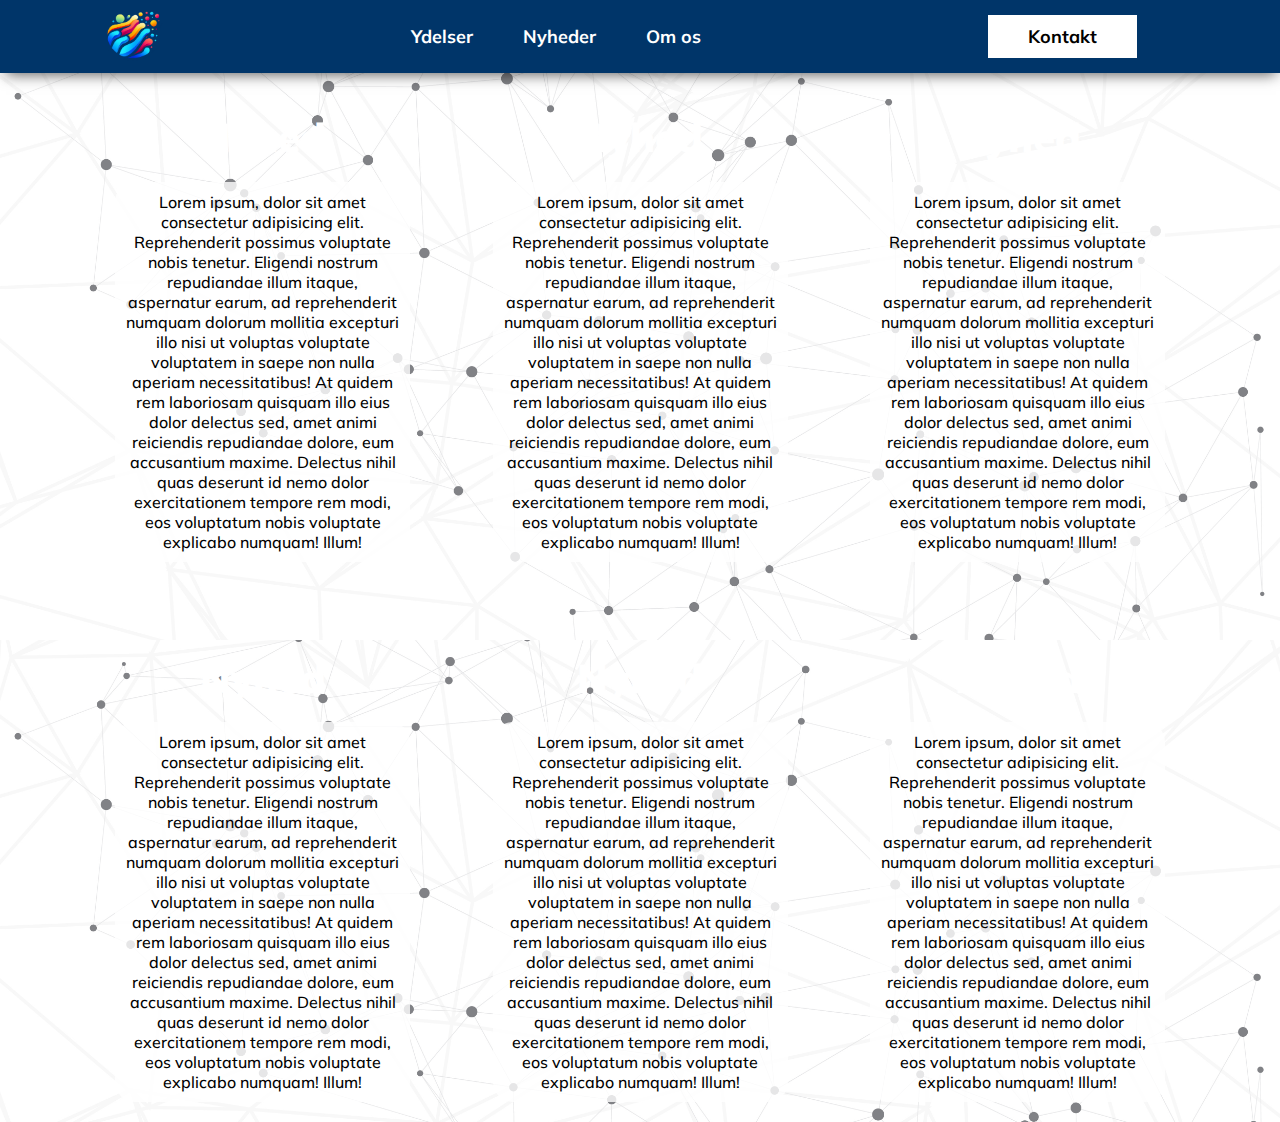
<file: nyheder.html>
<!DOCTYPE html>
<html lang="da">
    <head>
        <meta charset="UTF-8" />
        <meta name="viewport" content="width=device-width, initial-scale=1.0" />

        <link rel="preconnect" href="https://fonts.googleapis.com" />
        <link rel="preconnect" href="https://fonts.gstatic.com" crossorigin />
        <link
            href="https://fonts.googleapis.com/css2?family=Mulish:ital,wght@0,200..1000;1,200..1000&display=swap"
            rel="stylesheet"
        />

        <link
            rel="stylesheet"
            href="https://cdnjs.cloudflare.com/ajax/libs/font-awesome/6.5.1/css/all.min.css"
            integrity="sha512-DTOQO9RWCH3ppGqcWaEA1BIZOC6xxalwEsw9c2QQeAIftl+Vegovlnee1c9QX4TctnWMn13TZye+giMm8e2LwA=="
            crossorigin="anonymous"
            referrerpolicy="no-referrer"
        />

        <link rel="icon" href="assets/img/icon.png" />
        <link rel="stylesheet" href="/assets/css/nyheder.css" />

        <title>DigitalDreams | Nyheder</title>
    </head>
    <body>
    <section id="nyheder">
        <nav>
            <ul class="nav-bar">
                <ul class="nav-logo">
                    <li>
                        <a href="/"
                            ><img
                                style="width: 60px"
                                src="assets/img/LOGO_Transparent.png"
                                alt=""
                        /></a>
                    </li>
                </ul>
                <ul class="nav-links">
                    <li><a href="/ydelser.html">Ydelser</a></li>
                    <li><a href="/nyheder.html">Nyheder</a></li>
                    <li><a href="/om-os.html">Om os</a></li>
                </ul>
                <ul class="nav-contact">
                    <li><a href="/kontakt.html">Kontakt</a></li>
                </ul>
            </ul>
        </nav>

        <section class="nyheder-container">
            <section class="nyheder">
                <article>
                    <h2>Nyhed</h2>
                    <p>Lorem ipsum, 
                        dolor sit amet consectetur adipisicing elit. 
                        Reprehenderit possimus voluptate nobis tenetur. 
                        Eligendi nostrum repudiandae illum itaque, 
                        aspernatur earum, ad reprehenderit numquam dolorum 
                        mollitia excepturi illo nisi ut voluptas voluptate 
                        voluptatem in saepe non nulla aperiam necessitatibus! 
                        At quidem rem laboriosam quisquam illo eius dolor 
                        delectus sed, amet animi reiciendis repudiandae dolore, 
                        eum accusantium maxime. Delectus nihil quas deserunt 
                        id nemo dolor exercitationem tempore rem modi,
                        eos voluptatum nobis voluptate explicabo numquam!  
                        Illum!</p></article>
                <article>
                    <h2>Nyhed</h2>
                    <p>Lorem ipsum, 
                        dolor sit amet consectetur adipisicing elit. 
                        Reprehenderit possimus voluptate nobis tenetur. 
                        Eligendi nostrum repudiandae illum itaque, 
                        aspernatur earum, ad reprehenderit numquam dolorum 
                        mollitia excepturi illo nisi ut voluptas voluptate 
                        voluptatem in saepe non nulla aperiam necessitatibus! 
                        At quidem rem laboriosam quisquam illo eius dolor 
                        delectus sed, amet animi reiciendis repudiandae dolore, 
                        eum accusantium maxime. Delectus nihil quas deserunt 
                        id nemo dolor exercitationem tempore rem modi,
                        eos voluptatum nobis voluptate explicabo numquam!  
                        Illum!</p></article>
                <article>
                    <h2>Nyhed</h2>
                    <p>Lorem ipsum, 
                        dolor sit amet consectetur adipisicing elit. 
                        Reprehenderit possimus voluptate nobis tenetur. 
                        Eligendi nostrum repudiandae illum itaque, 
                        aspernatur earum, ad reprehenderit numquam dolorum 
                        mollitia excepturi illo nisi ut voluptas voluptate 
                        voluptatem in saepe non nulla aperiam necessitatibus! 
                        At quidem rem laboriosam quisquam illo eius dolor 
                        delectus sed, amet animi reiciendis repudiandae dolore, 
                        eum accusantium maxime. Delectus nihil quas deserunt 
                        id nemo dolor exercitationem tempore rem modi,
                        eos voluptatum nobis voluptate explicabo numquam!  
                        Illum!</p></article>
                <article>
                    <h2>Nyhed</h2>
                    <p>Lorem ipsum, 
                        dolor sit amet consectetur adipisicing elit. 
                        Reprehenderit possimus voluptate nobis tenetur. 
                        Eligendi nostrum repudiandae illum itaque, 
                        aspernatur earum, ad reprehenderit numquam dolorum 
                        mollitia excepturi illo nisi ut voluptas voluptate 
                        voluptatem in saepe non nulla aperiam necessitatibus! 
                        At quidem rem laboriosam quisquam illo eius dolor 
                        delectus sed, amet animi reiciendis repudiandae dolore, 
                        eum accusantium maxime. Delectus nihil quas deserunt 
                        id nemo dolor exercitationem tempore rem modi,
                        eos voluptatum nobis voluptate explicabo numquam!  
                        Illum!</p></article>
                <article>
                    <h2>Nyhed</h2>
                    <p>Lorem ipsum, 
                        dolor sit amet consectetur adipisicing elit. 
                        Reprehenderit possimus voluptate nobis tenetur. 
                        Eligendi nostrum repudiandae illum itaque, 
                        aspernatur earum, ad reprehenderit numquam dolorum 
                        mollitia excepturi illo nisi ut voluptas voluptate 
                        voluptatem in saepe non nulla aperiam necessitatibus! 
                        At quidem rem laboriosam quisquam illo eius dolor 
                        delectus sed, amet animi reiciendis repudiandae dolore, 
                        eum accusantium maxime. Delectus nihil quas deserunt 
                        id nemo dolor exercitationem tempore rem modi,
                        eos voluptatum nobis voluptate explicabo numquam!  
                        Illum!</p></article>
                <article>
                    <h2>Nyhed</h2>
                    <p>Lorem ipsum, 
                        dolor sit amet consectetur adipisicing elit. 
                        Reprehenderit possimus voluptate nobis tenetur. 
                        Eligendi nostrum repudiandae illum itaque, 
                        aspernatur earum, ad reprehenderit numquam dolorum 
                        mollitia excepturi illo nisi ut voluptas voluptate 
                        voluptatem in saepe non nulla aperiam necessitatibus! 
                        At quidem rem laboriosam quisquam illo eius dolor 
                        delectus sed, amet animi reiciendis repudiandae dolore, 
                        eum accusantium maxime. Delectus nihil quas deserunt 
                        id nemo dolor exercitationem tempore rem modi,
                        eos voluptatum nobis voluptate explicabo numquam!  
                        Illum!</p></article>

            </section>
        </section>
        
    </section>
    
    
</body>
</html>
</file>
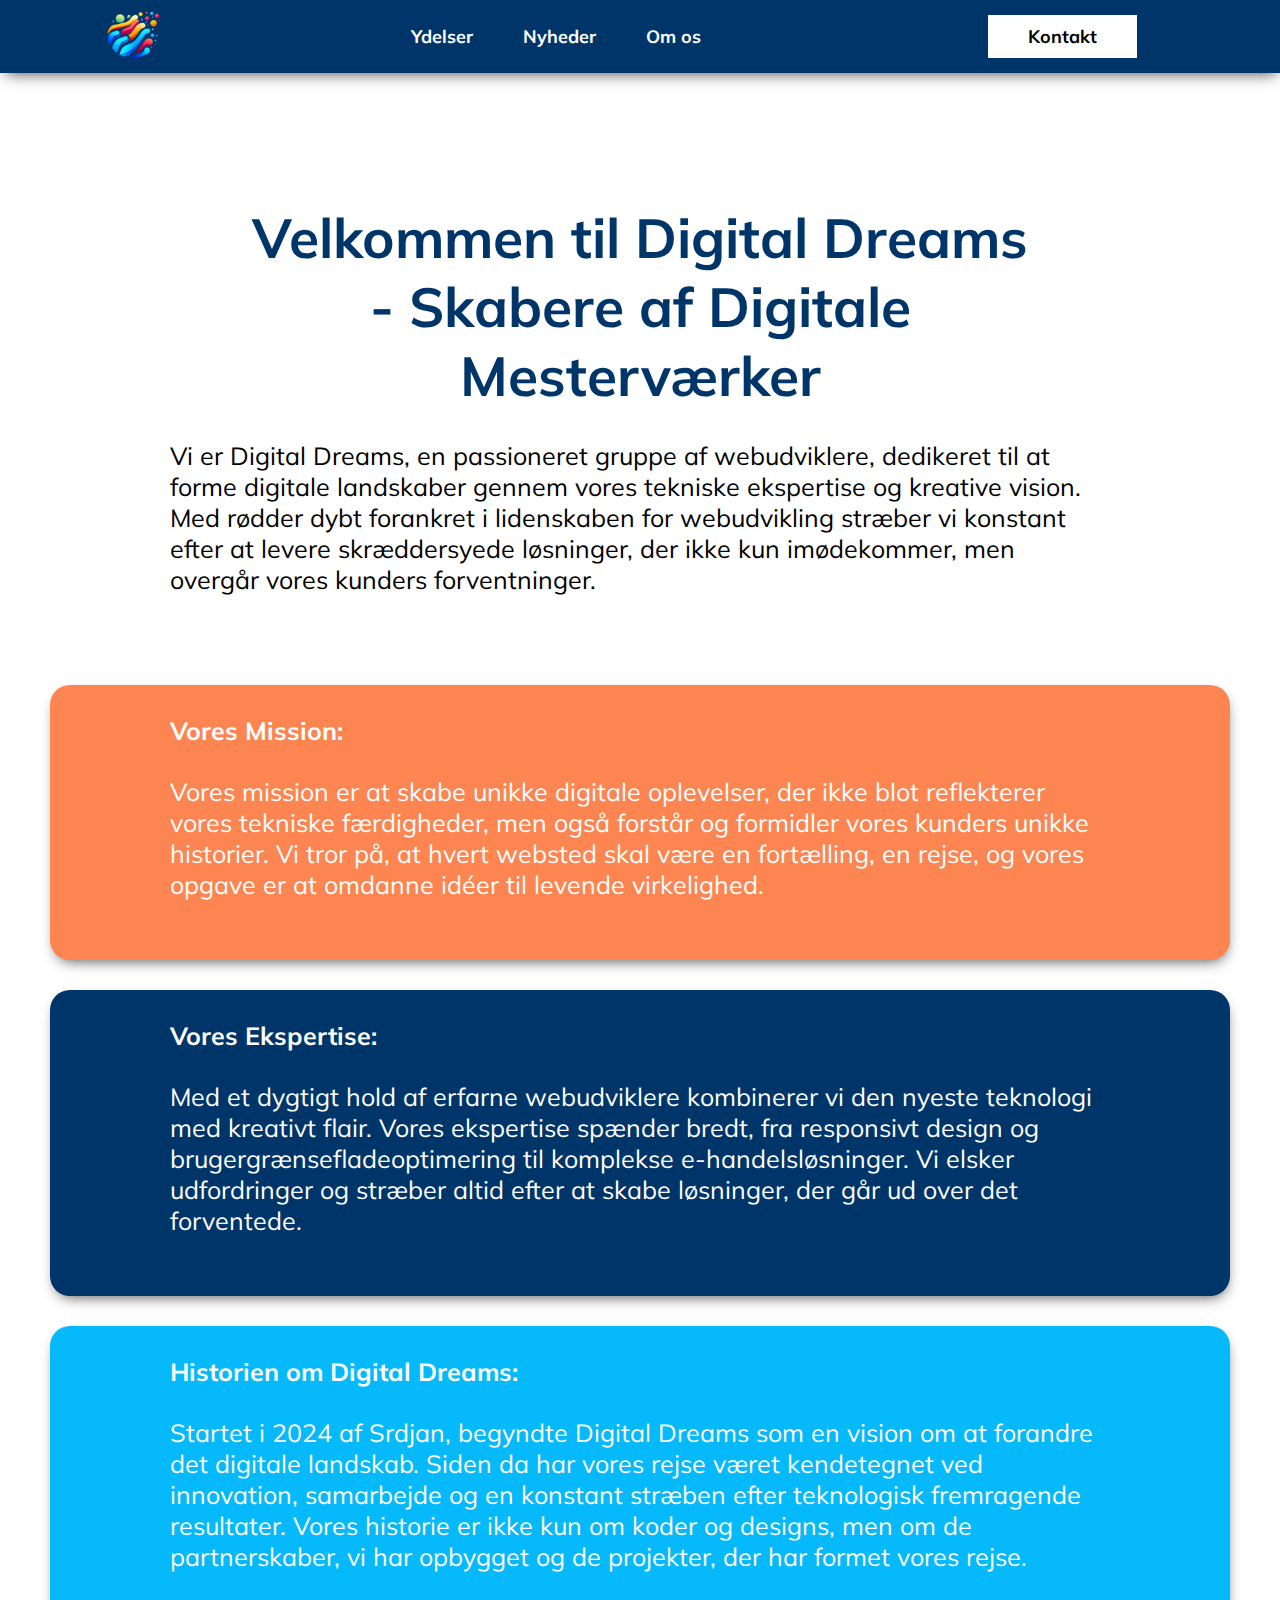
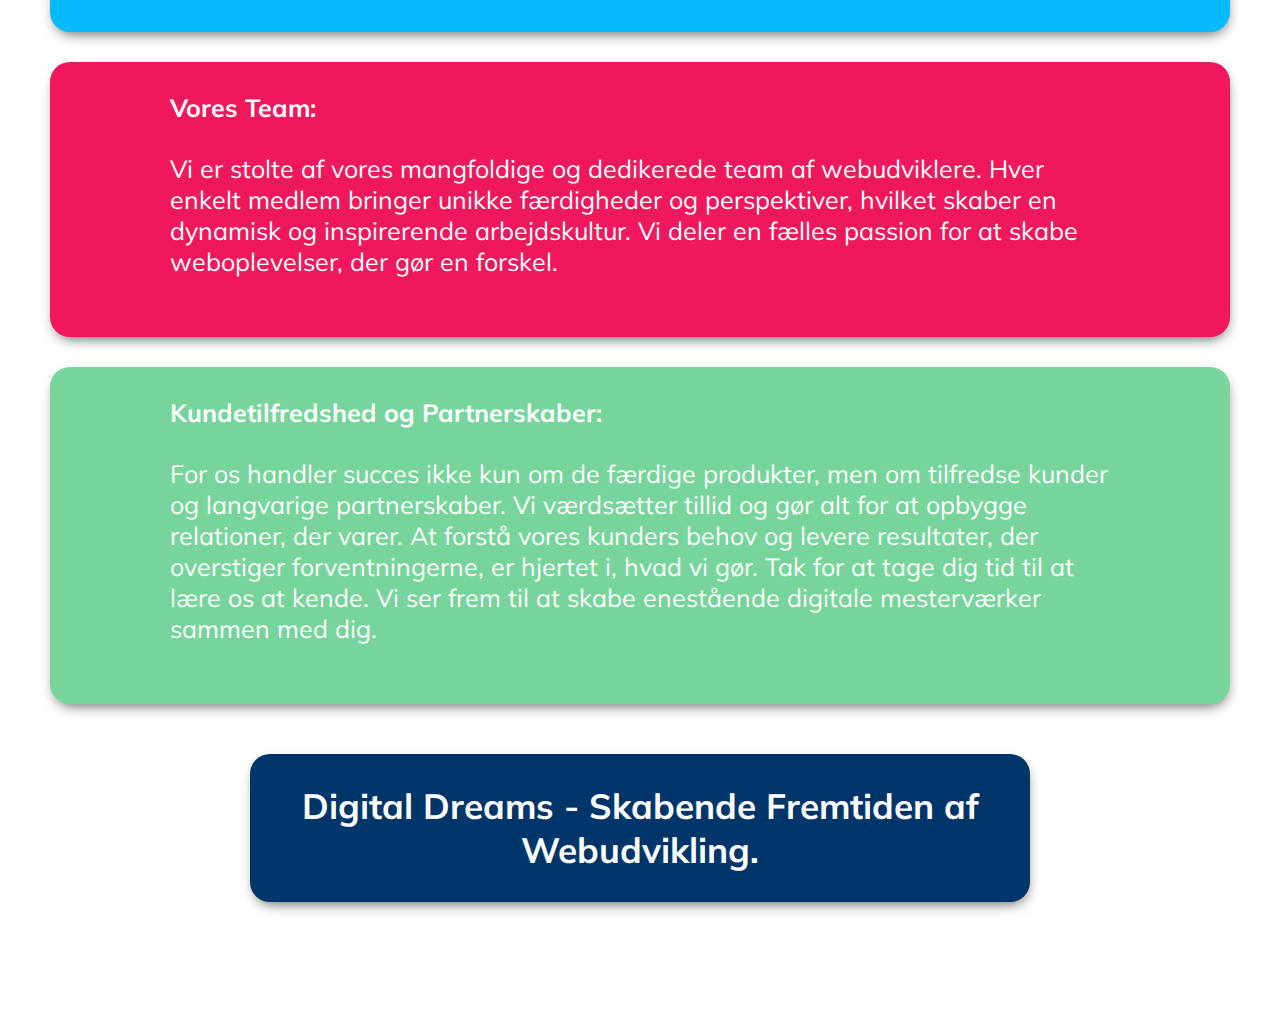
<file: om-os.html>
<!DOCTYPE html>
<html lang="da">
    <head>
        <meta charset="UTF-8" />
        <meta name="viewport" content="width=device-width, initial-scale=1.0" />

        <link rel="preconnect" href="https://fonts.googleapis.com" />
        <link rel="preconnect" href="https://fonts.gstatic.com" crossorigin />
        <link
            href="https://fonts.googleapis.com/css2?family=Mulish:ital,wght@0,200..1000;1,200..1000&display=swap"
            rel="stylesheet"
        />

        <link
            rel="stylesheet"
            href="https://cdnjs.cloudflare.com/ajax/libs/font-awesome/6.5.1/css/all.min.css"
            integrity="sha512-DTOQO9RWCH3ppGqcWaEA1BIZOC6xxalwEsw9c2QQeAIftl+Vegovlnee1c9QX4TctnWMn13TZye+giMm8e2LwA=="
            crossorigin="anonymous"
            referrerpolicy="no-referrer"
        />

        <link rel="icon" href="assets/img/icon.png" />
        <link rel="stylesheet" href="assets/css/nav.css" />
        <link rel="stylesheet" href="assets/css/om-os.css" />

        <title>DigitalDreams | Om os</title>
    </head>
    <body>
        <section class="front-page">
            <nav>
                <ul class="nav-bar">
                    <ul class="nav-logo">
                        <li>
                            <a href="/"
                                ><img
                                    style="width: 60px"
                                    src="assets/img/LOGO_Transparent.png"
                                    alt=""
                            /></a>
                        </li>
                    </ul>
                    <ul class="nav-links">
                        <li><a href="ydelser.html">Ydelser</a></li>
                        <li><a href="nyheder.html">Nyheder</a></li>
                        <li><a href="om-os.html">Om os</a></li>
                    </ul>
                    <ul class="nav-contact">
                        <li><a href="kontakt.html">Kontakt</a></li>
                    </ul>
                </ul>
            </nav>
        </section>
        <section class="om-os">
            <article>
                <article class="starter">
                    <h1>
                        Velkommen til Digital Dreams - Skabere af Digitale
                        Mesterværker
                    </h1>
                    <p>
                        Vi er Digital Dreams, en passioneret gruppe af
                        webudviklere, dedikeret til at forme digitale landskaber
                        gennem vores tekniske ekspertise og kreative vision. Med
                        rødder dybt forankret i lidenskaben for webudvikling
                        stræber vi konstant efter at levere skræddersyede
                        løsninger, der ikke kun imødekommer, men overgår vores
                        kunders forventninger.
                    </p>
                </article>
                <article class="vores-mission">
                    <h2>Vores Mission:</h2>
                    <p>
                        Vores mission er at skabe unikke digitale oplevelser,
                        der ikke blot reflekterer vores tekniske færdigheder,
                        men også forstår og formidler vores kunders unikke
                        historier. Vi tror på, at hvert websted skal være en
                        fortælling, en rejse, og vores opgave er at omdanne
                        idéer til levende virkelighed.
                    </p>
                </article>
                <article class="vores-ekspertise">
                    <h2>Vores Ekspertise:</h2>
                    <p>
                        Med et dygtigt hold af erfarne webudviklere kombinerer
                        vi den nyeste teknologi med kreativt flair. Vores
                        ekspertise spænder bredt, fra responsivt design og
                        brugergrænsefladeoptimering til komplekse
                        e-handelsløsninger. Vi elsker udfordringer og stræber
                        altid efter at skabe løsninger, der går ud over det
                        forventede.
                    </p>
                </article>
                <article class="historien">
                    <h2>Historien om Digital Dreams:</h2>
                    <p>
                        Startet i 2024 af Srdjan, begyndte Digital Dreams som en
                        vision om at forandre det digitale landskab. Siden da
                        har vores rejse været kendetegnet ved innovation,
                        samarbejde og en konstant stræben efter teknologisk
                        fremragende resultater. Vores historie er ikke kun om
                        koder og designs, men om de partnerskaber, vi har
                        opbygget og de projekter, der har formet vores rejse.
                    </p>
                </article>
                <article class="vores-team">
                    <h2>Vores Team:</h2>
                    <p>
                        Vi er stolte af vores mangfoldige og dedikerede team af
                        webudviklere. Hver enkelt medlem bringer unikke
                        færdigheder og perspektiver, hvilket skaber en dynamisk
                        og inspirerende arbejdskultur. Vi deler en fælles
                        passion for at skabe weboplevelser, der gør en forskel.
                    </p>
                </article>
                <article class="kundetilfredshed">
                    <h2>Kundetilfredshed og Partnerskaber:</h2>
                    <p>
                        For os handler succes ikke kun om de færdige produkter,
                        men om tilfredse kunder og langvarige partnerskaber. Vi
                        værdsætter tillid og gør alt for at opbygge relationer,
                        der varer. At forstå vores kunders behov og levere
                        resultater, der overstiger forventningerne, er hjertet
                        i, hvad vi gør. Tak for at tage dig tid til at lære os
                        at kende. Vi ser frem til at skabe enestående digitale
                        mesterværker sammen med dig.
                    </p>
                </article>

                <h3>Digital Dreams - Skabende Fremtiden af Webudvikling.</h3>
            </article>
        </section>
    </body>
</html>
</file>
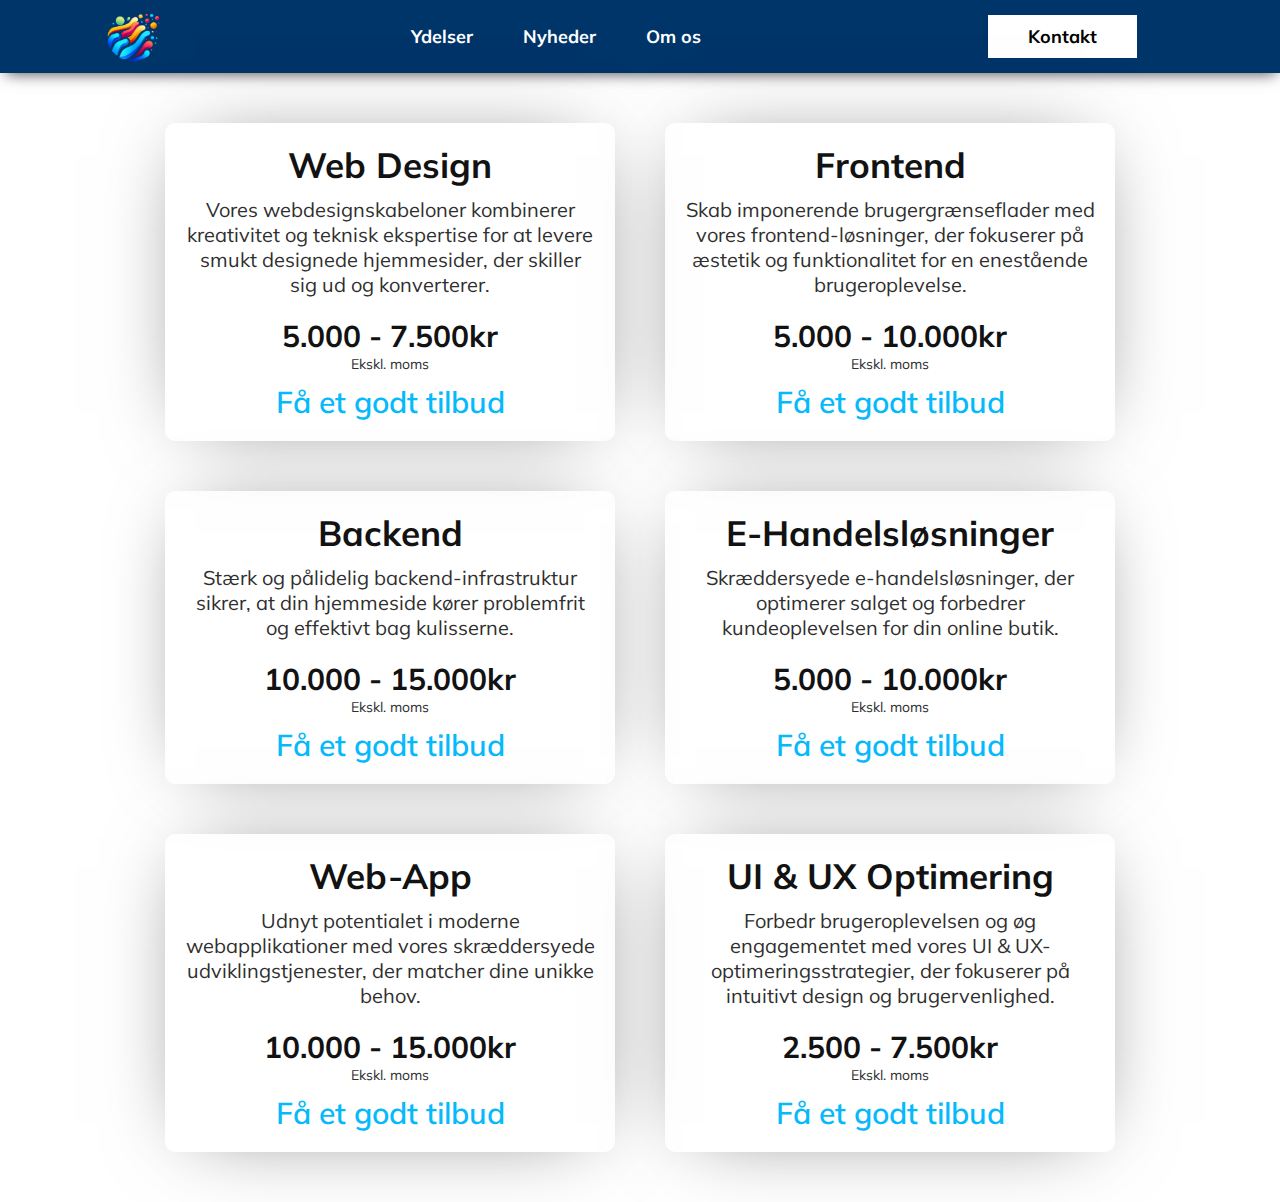
<file: ydelser.html>
<html lang="da">
    <head>
        <meta charset="UTF-8" />
        <meta name="viewport" content="width=device-width, initial-scale=1.0" />

        <link rel="preconnect" href="https://fonts.googleapis.com" />
        <link rel="preconnect" href="https://fonts.gstatic.com" crossorigin />
        <link
            href="https://fonts.googleapis.com/css2?family=Mulish:ital,wght@0,200..1000;1,200..1000&display=swap"
            rel="stylesheet"
        />

        <link
            rel="stylesheet"
            href="https://cdnjs.cloudflare.com/ajax/libs/font-awesome/6.5.1/css/all.min.css"
            integrity="sha512-DTOQO9RWCH3ppGqcWaEA1BIZOC6xxalwEsw9c2QQeAIftl+Vegovlnee1c9QX4TctnWMn13TZye+giMm8e2LwA=="
            crossorigin="anonymous"
            referrerpolicy="no-referrer"
        />

        <link
            rel="stylesheet"
            href="https://fonts.googleapis.com/css2?family=Material+Symbols+Outlined:opsz,wght,FILL,GRAD@24,200,0,0"
        />

        <link rel="icon" href="assets/img/icon.png" />
        <link rel="stylesheet" href="assets/css/ydelser.css" />

        <title>DigitalDreams | Ydelser</title>
    </head>
    <body>
        <nav>
            <ul class="nav-bar">
                <ul class="nav-logo">
                    <li>
                        <a href="/"
                            ><img
                                style="width: 60px"
                                src="assets/img/LOGO_Transparent.png"
                                alt=""
                        /></a>
                    </li>
                </ul>
                <ul class="nav-links">
                    <li><a href="ydelser.html">Ydelser</a></li>
                    <li><a href="nyheder.html">Nyheder</a></li>
                    <li><a href="om-os.html">Om os</a></li>
                </ul>
                <ul class="nav-contact">
                    <li><a href="kontakt.html">Kontakt</a></li>
                </ul>
            </ul>
        </nav>
        <section class="ydelser">
            <article class="containers">
                <article class="text">
                    <i class="fa-solid fa-paintbrush"></i>
                    <h2>Web Design</h2>
                    <p>
                        Vores webdesignskabeloner kombinerer kreativitet og
                        teknisk ekspertise for at levere smukt designede
                        hjemmesider, der skiller sig ud og konverterer.
                    </p>
                </article>
                <article class="buy">
                    <h3>5.000 - 7.500kr</h3>
                    <p>Ekskl. moms</p>
                    <li>
                        <a href="kontakt.html">Få et godt tilbud</a>
                    </li>
                </article>
            </article>

            <article class="containers">
                <article class="text">
                    <i class="fa-regular fa-window-restore"></i>
                    <h2>Frontend</h2>
                    <p>
                        Skab imponerende brugergrænseflader med vores
                        frontend-løsninger, der fokuserer på æstetik og
                        funktionalitet for en enestående brugeroplevelse.
                    </p>
                </article>
                <article class="buy">
                    <h3>5.000 - 10.000kr</h3>
                    <p>Ekskl. moms</p>
                    <li>
                        <a href="kontakt.html">Få et godt tilbud</a>
                    </li>
                </article>
            </article>

            <article class="containers">
                <article class="text">
                    <i class="fa-solid fa-gears"></i>
                    <h2>Backend</h2>
                    <p>
                        Stærk og pålidelig backend-infrastruktur sikrer, at din
                        hjemmeside kører problemfrit og effektivt bag
                        kulisserne.
                    </p>
                </article>
                <article class="buy">
                    <h3>10.000 - 15.000kr</h3>
                    <p>Ekskl. moms</p>
                    <li>
                        <a href="kontakt.html">Få et godt tilbud</a>
                    </li>
                </article>
            </article>

            <article class="containers">
                <article class="text">
                    <i class="fa-solid fa-suitcase"></i>
                    <h2>E-Handelsløsninger</h2>
                    <p>
                        Skræddersyede e-handelsløsninger, der optimerer salget
                        og forbedrer kundeoplevelsen for din online butik.
                    </p>
                </article>
                <article class="buy">
                    <h3>5.000 - 10.000kr</h3>
                    <p>Ekskl. moms</p>
                    <li>
                        <a href="kontakt.html">Få et godt tilbud</a>
                    </li>
                </article>
            </article>

            <article class="containers">
                <article class="text">
                    <i class="fa-solid fa-mobile-screen-button"></i>
                    <h2>Web-App</h2>
                    <p>
                        Udnyt potentialet i moderne webapplikationer med vores
                        skræddersyede udviklingstjenester, der matcher dine
                        unikke behov.
                    </p>
                </article>
                <article class="buy">
                    <h3>10.000 - 15.000kr</h3>
                    <p>Ekskl. moms</p>
                    <li>
                        <a href="kontakt.html">Få et godt tilbud</a>
                    </li>
                </article>
            </article>

            <article class="containers">
                <article class="text">
                    <i class="fa-solid fa-layer-group"></i>
                    <h2>UI & UX Optimering</h2>
                    <p>
                        Forbedr brugeroplevelsen og øg engagementet med vores UI
                        & UX-optimeringsstrategier, der fokuserer på intuitivt
                        design og brugervenlighed.
                    </p>
                </article>
                <article class="buy">
                    <h3>2.500 - 7.500kr</h3>
                    <p>Ekskl. moms</p>
                    <li>
                        <a href="kontakt.html">Få et godt tilbud</a>
                    </li>
                </article>
            </article>
        </section>
    </body>
</html>
</file>
<file: assets/css/nyheder.css>
@import url("/assets/css/nav.css");

#nyheder {
background-image: url("/assets/img/network_connections_background_with_connecting_lines_and_dots_2704.jpg");
background-size: contain;
}

.nyheder-container {
    display: flex;
    justify-content: center;
    text-align: center;
}

.nyheder {
    margin-top: 20px;
    max-width: 1080px;
    display: flex;
    flex-wrap: wrap;
    justify-content: center;
    gap: 52.5px;
}

.nyheder article{
    width: 325px;
    height: 488px;
    background-repeat: no-repeat;
    background-size: contain;
    border-radius: 20px;
    display: flex;
    flex-direction: column;
    justify-content: space-evenly;
}

.nyheder article:hover{
    box-shadow: 1px 6px 14px -5px rgba(0, 0, 0, 0.75);   
    transition: ease-in-out 150ms;
}



.nyheder article:nth-child(1){
    background-image: url("https://picsum.photos/id/0/650/976");
}
.nyheder article:nth-child(2){
    background-image: url("https://picsum.photos/id/1/650/976");
}
.nyheder article:nth-child(3){
    background-image: url("https://picsum.photos/id/2/650/976");
}
.nyheder article:nth-child(4){
    background-image: url("https://picsum.photos/id/3/650/976");
}
.nyheder article:nth-child(5){
    background-image: url("https://picsum.photos/id/4/650/976");  
}
.nyheder article:nth-child(6){
    background-image: url("https://picsum.photos/id/5/650/976");   
}

h2 {
    color: white;
    font-size: 40px;
    font-weight: 900;
}

p{
    background-color: rgba(255, 255, 255, 0.8);
    border-radius: 20px;
    margin:0 15px;
    padding: 10px;
    font-size: 16px;
    font-weight: 500;
}
</file>
<file: assets/css/nav.css>
* {
    margin: 0;
    padding: 0;
    box-sizing: border-box;
}

:root {
    --nav-color: #003569;
}

html {
    scroll-behavior: smooth;
}

body {
    font-family: "Mulish", sans-serif;
}

nav {
    width: 100%;
    background-color: var(--nav-color);
    box-shadow: 1px 6px 14px -5px rgba(0, 0, 0, 0.68);
    -webkit-box-shadow: 1px 6px 14px -5px rgba(0, 0, 0, 0.68);
    -moz-box-shadow: 1px 6px 14px -5px rgba(0, 0, 0, 0.68);
}

nav ul {
    margin: 0 auto;
    max-width: 1800px;
    display: flex;
    list-style: none;
}

nav ul ul {
    padding: 25px 40px;
}

nav ul li a {
    text-decoration: none;
    color: #fff;
    font-size: 18px;
    cursor: pointer;
    font-weight: 700;
}

.nav-logo {
    margin-right: auto;
    padding: 0;
}

.nav-logo li {
    display: flex;
    align-items: center;
}

.nav-links {
    gap: 50px;
}

.nav-links li {
    position: relative;
}

.nav-links li::after {
    position: absolute;
    content: "";
    height: 0.2rem;
    width: 0;
    background-color: #ffffff;
    display: block;
    border-radius: 1000px;
    margin-top: 0.5rem;
    transition: all 0.2s ease-in-out;
}

.nav-links li:hover::after {
    width: 100%;
}

.nav-contact {
    margin-left: auto;
}

.nav-contact a {
    padding: 10px 40px;
    background-color: #fff;
    color: #000;
    transition: all 0.3s ease;
}

.nav-contact a:hover {
    background-color: #c4c4c4;
}
</file>
<file: assets/css/om-os.css>
@import url("/assets/css/nav.css");

.om-os img {
  height: 100%;
  width: 100%;
  object-fit: cover;
  position: absolute;
  top: 0;
  object-position: top;
  z-index: -1;
}

.om-os {
  justify-content: center;
  align-items: center;
}

.om-os h1 {
  color: #003569;
  font-size: 55px;
  margin: 10px 150px;
  text-align: center;
  justify-content: center;
}
.om-os article {
  justify-content: center;
  align-items: center;
  padding: 30px 50px;
  margin: 30px 0px;
  border-radius: 20px;
  display: block;
}

#starter p {
  text-align: center;
  margin: 92px 50px;
  font-size: 35px;
  color: #003569;
}

.om-os p {
  font-size: 25px;
  margin: 30px 70px;
}

.om-os h2 {
  font-size: 25px;
  margin-left: 70px;
}

.om-os h3 {
  text-align: center;
  margin: 50px 200px;
  font-size: 35px;
  background-color: #003569;
  padding: 30px 0px;
  color: white;
  border-radius: 20px;
  box-shadow: 1px 6px 14px -5px rgba(0, 0, 0, 0.68);
  -webkit-box-shadow: 1px 6px 14px -5px rgba(0, 0, 0, 0.68);
  -moz-box-shadow: 1px 6px 14px -5px rgba(0, 0, 0, 0.68);
}

.vores-mission {
  background-color: #fd8551;
  color: white;
  box-shadow: 1px 6px 14px -5px rgba(0, 0, 0, 0.68);
  -webkit-box-shadow: 1px 6px 14px -5px rgba(0, 0, 0, 0.68);
  -moz-box-shadow: 1px 6px 14px -5px rgba(0, 0, 0, 0.68);
}

.vores-ekspertise {
  background-color: #003569;
  color: white;
  box-shadow: 1px 6px 14px -5px rgba(0, 0, 0, 0.68);
  -webkit-box-shadow: 1px 6px 14px -5px rgba(0, 0, 0, 0.68);
  -moz-box-shadow: 1px 6px 14px -5px rgba(0, 0, 0, 0.68);
}

.historien {
  background-color: #05b9fa;
  color: white;
  box-shadow: 1px 6px 14px -5px rgba(0, 0, 0, 0.68);
  -webkit-box-shadow: 1px 6px 14px -5px rgba(0, 0, 0, 0.68);
  -moz-box-shadow: 1px 6px 14px -5px rgba(0, 0, 0, 0.68);
}

.vores-team {
  background-color: #ef185c;
  color: white;
  box-shadow: 1px 6px 14px -5px rgba(0, 0, 0, 0.68);
  -webkit-box-shadow: 1px 6px 14px -5px rgba(0, 0, 0, 0.68);
  -moz-box-shadow: 1px 6px 14px -5px rgba(0, 0, 0, 0.68);
}
.kundetilfredshed {
  background-color: #77d59c;
  color: white;
  box-shadow: 1px 6px 14px -5px rgba(0, 0, 0, 0.68);
  -webkit-box-shadow: 1px 6px 14px -5px rgba(0, 0, 0, 0.68);
  -moz-box-shadow: 1px 6px 14px -5px rgba(0, 0, 0, 0.68);
}
</file>
<file: assets/css/ydelser.css>
@import url("/assets/css/nav.css");

:root {
    --h-tag-color: #121212;
    --p-tag-color: #2e2e2e;
}

.ydelser {
    display: flex;
    max-width: 1800px;
    margin: 0 auto;
    justify-content: center;
    padding: 50px 20px;
    gap: 50px;
    flex-wrap: wrap;
}

.ydelser .containers {
    display: flex;
    flex-direction: column;
    width: 450px;
    text-align: center;
    /*border: 2px solid #000;*/
    border-radius: 10px;
    padding: 20px;
    justify-content: space-between;
    -webkit-box-shadow: 0px 2px 80px -30px rgba(0, 0, 0, 0.6);
    -moz-box-shadow: 0px 2px 80px -30px rgba(0, 0, 0, 0.6);
    box-shadow: 0px 2px 80px -30px rgba(0, 0, 0, 0.6);
}

.ydelser .containers h2 {
    font-size: 35px;
    margin-bottom: 10px;
    color: var(--h-tag-color);
}

.ydelser .containers i {
    font-size: 50px;
    margin-bottom: 10px;
    color: var(--h-tag-color);
}

.ydelser .containers p {
    font-size: 20px;
    margin-bottom: 20px;
    color: var(--p-tag-color);
}

.ydelser .containers .buy {
    display: flex;
    flex-direction: column;
}

.ydelser .containers .buy h3 {
    font-size: 30px;
    color: var(--h-tag-color);
}

.ydelser .containers .buy p {
    font-size: 14px;
    margin-bottom: 10px;
    color: var(--p-tag-color);
}

.ydelser .containers .buy li {
    list-style: none;
}
.ydelser .containers .buy a {
    font-weight: 600;
    font-size: 30px;
    text-decoration: none;
    color: #05b9fa;
    position: relative;
}

.ydelser .containers .buy a::after {
    content: ">";
    margin-left: 5px;
    position: absolute;
    transition: all 0.3s ease;
    top: 50%;
    transform: translateY(-50%);
    right: -20px;
    opacity: 0;
}

.ydelser .containers .buy a:hover::after {
    right: -30px;
    opacity: 1;
}
</file>
